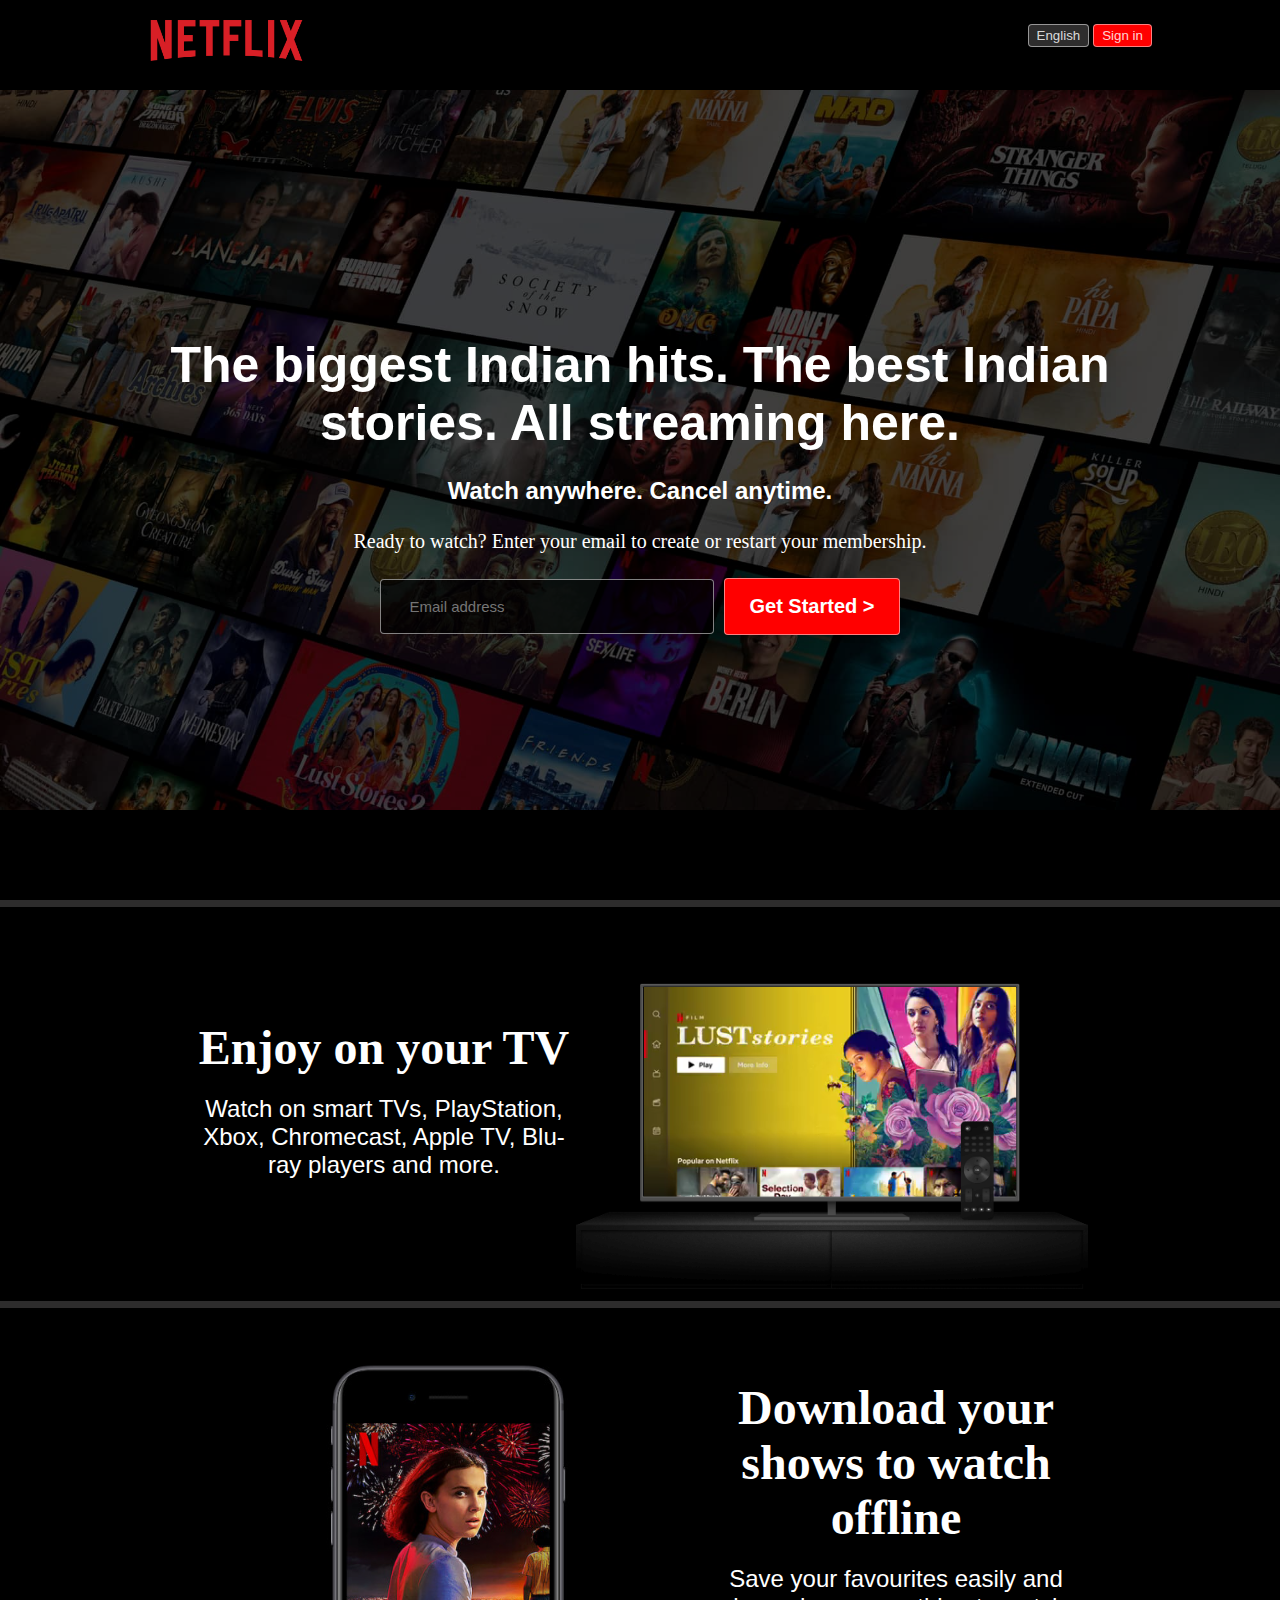
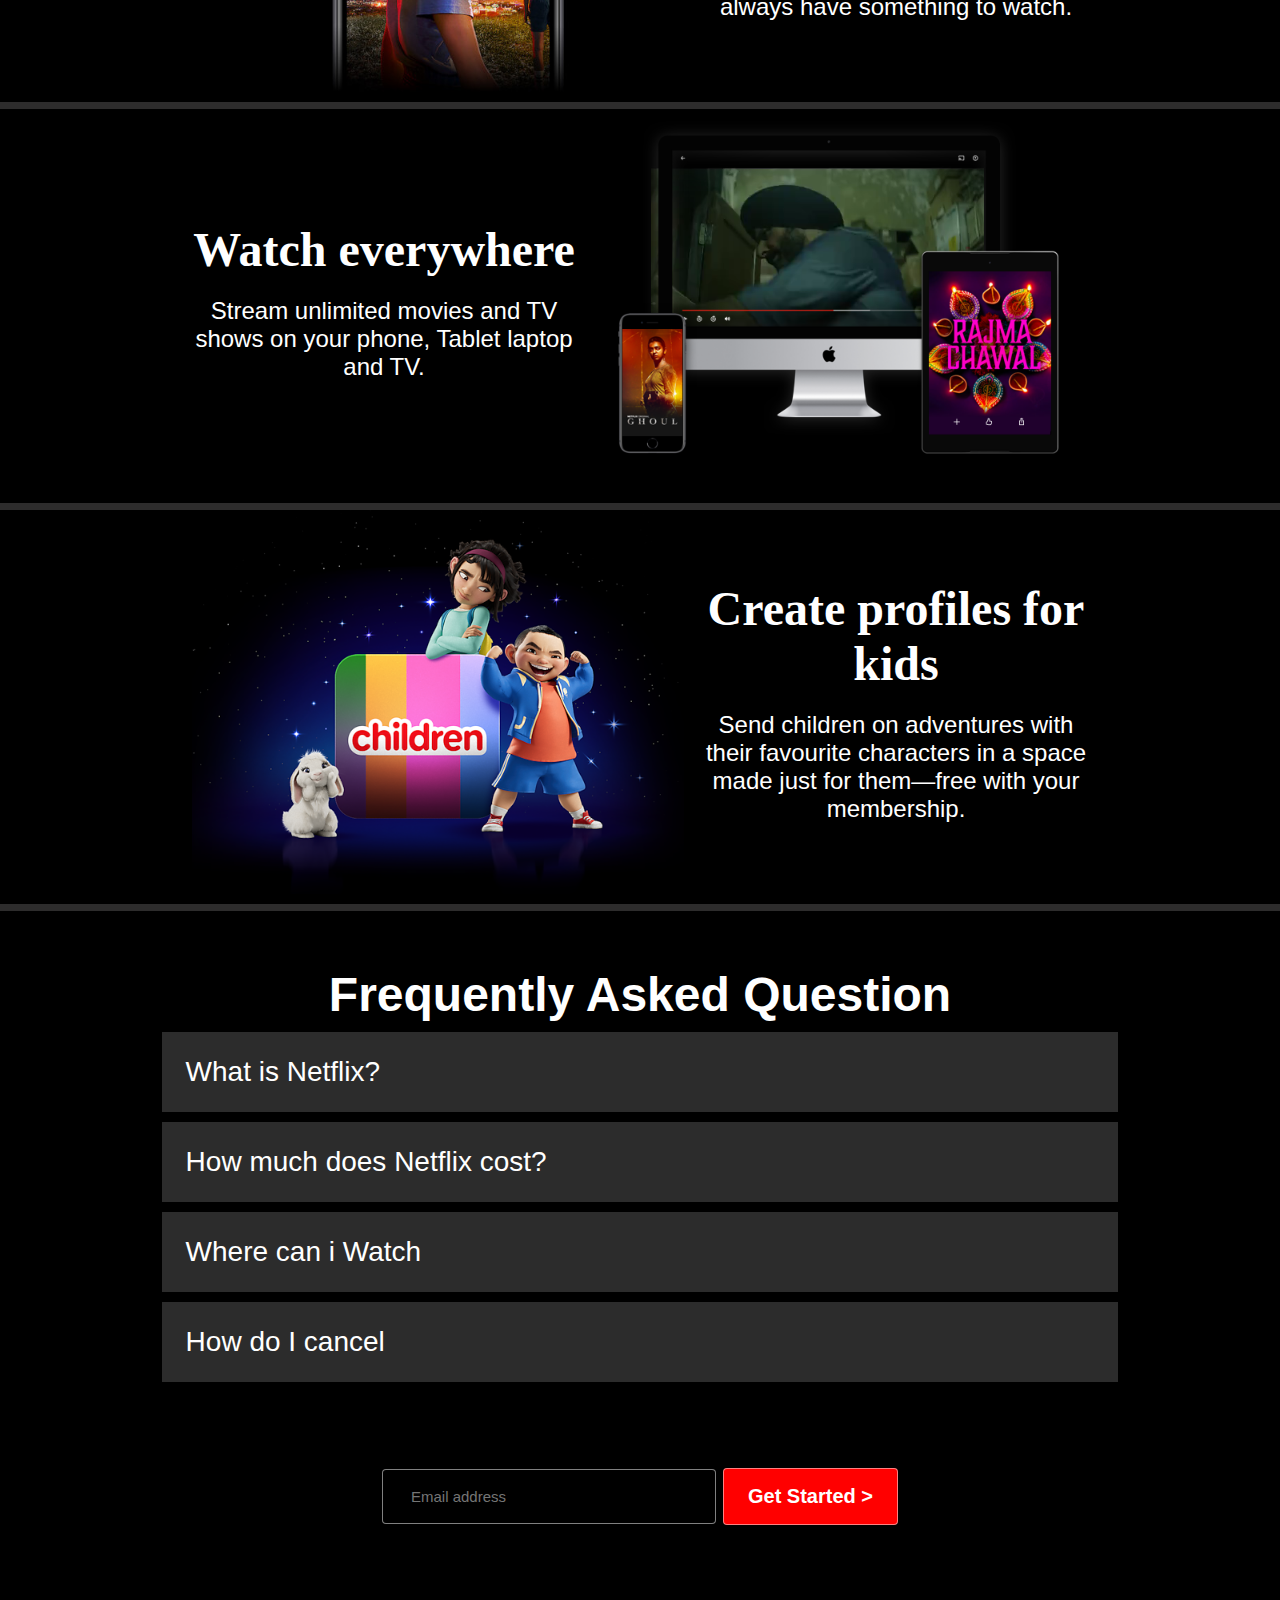
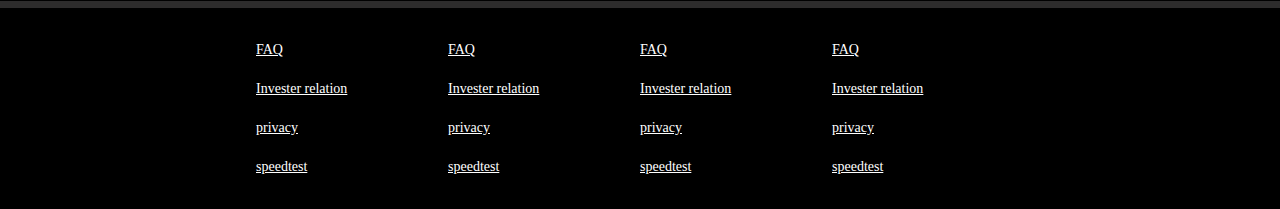
<file: index.html>
<!DOCTYPE html>
<html lang="en">

<head>
    <meta charset="UTF-8">
    <meta name="viewport" content="width=device-width, initial-scale=1.0">
    <title>Netflix clone by Arnab</title>
    <link rel="stylesheet" href="style.css">
</head>

<body>
    <div class="main">
        <nav>
            <span><img width="53" src="images/Netflix-Logo.wine.png" alt="logo"></span>
            <div>
                <button class="btn">English</button>
                <button class="btn btn-red-sm">Sign in</button>
            </div>
        </nav>
        <div class="box">
        </div>
        <div class="hero">
            <span>The biggest Indian hits. The best Indian <br> stories. All streaming here.</span>
            <span>Watch anywhere. Cancel anytime.</span>
            <span>Ready to watch? Enter your email to create or restart your membership.</span>
            <div class="hero-buttons">
                <input type="text" placeholder="Email address"><button class="btn btn-red">Get Started &gt;</button>
            </div>
        </div>
        <div class="separation"></div>

        <section class="first">
            <div>
                <span>Enjoy on your TV</span>
                <span>Watch on smart TVs, PlayStation, Xbox, Chromecast, Apple TV, Blu-ray players and more.</span>
            </div>
            <div class="SecImg">
                <img src="images/tv.png" alt="tv">
                <video src="images/video-tv-in-0819.m4v" autoplay loop muted></video>
            </div>
        </section>

        <div class="separation"></div>

        <section class="first second">
            <div class="SecImg">
                <img src="images/mobile-0819.jpg" alt="tv">
            </div>
            <div>
                <span>Download your shows to watch offline</span>
                <span>Save your favourites easily and always have something to watch.</span>
            </div>
        </section>

        <div class="separation"></div>

        <section class="first third">
            <div>
                <span>Watch everywhere</span>
                <span>Stream unlimited movies and TV shows on your phone, Tablet laptop and TV.</span>
            </div>
            <div class="SecImg">
                <img src="images/device-pile-in.png" alt="tv">
                <video id="vid" src="images/video-devices-in.m4v" autoplay loop muted></video>
            </div>
        </section>

        <div class="separation"></div>

        <section class="first fourth">
            <div class="SecImg">
                <img src="images/children.png" alt="children">
            </div>
            <div>
                <span>Create profiles for kids</span>
                <span>Send children on adventures with their favourite characters in a space made just for them—free
                    with your membership.</span>
            </div>
        </section>
        <div class="separation"></div>
        <section class="faq">
            <h2>Frequently Asked Question</h2>
            <div class="faqbox">
                <span>What is Netflix?</span>
            </div>
            <div class="faqbox">
                <span>How much does Netflix cost?</span>
            </div>
            <div class="faqbox">
                <span>Where can i Watch</span>
            </div>
            <div class="faqbox">
                <span>How do I cancel</span>
            </div>

            <div class="hero-buttons" id="btun">
                <input type="text" placeholder="Email address"><button class="btn btn-red">Get Started &gt;</button>
            </div>
        </section>
        <div class="separation"></div>

        <footer>
            <div class="footer">
                <div class="footer-item">
                    <!-- <span>
                        Questions? Call 000-800-919-1694
                    </span> -->
                    <a href="faq">FAQ</a>
                    <a href="#">Invester relation</a>
                    <a href="#">privacy</a>
                    <a href="https://fast.com/">speedtest</a>
                </div>

                <div class="footer-item">
                    <a href="faq">FAQ</a>
                    <a href="#">Invester relation</a>
                    <a href="#">privacy</a>
                    <a href="https://fast.com/">speedtest</a>
                </div>

                <div class="footer-item">
                    <a href="faq">FAQ</a>
                    <a href="#">Invester relation</a>
                    <a href="#">privacy</a>
                    <a href="https://fast.com/">speedtest</a>
                </div>

                <div class="footer-item">
                    <a href="faq">FAQ</a>
                    <a href="#">Invester relation</a>
                    <a href="#">privacy</a>
                    <a href="https://fast.com/">speedtest</a>
                </div>
            </div>
        </footer>

</body>

</html>
</file>
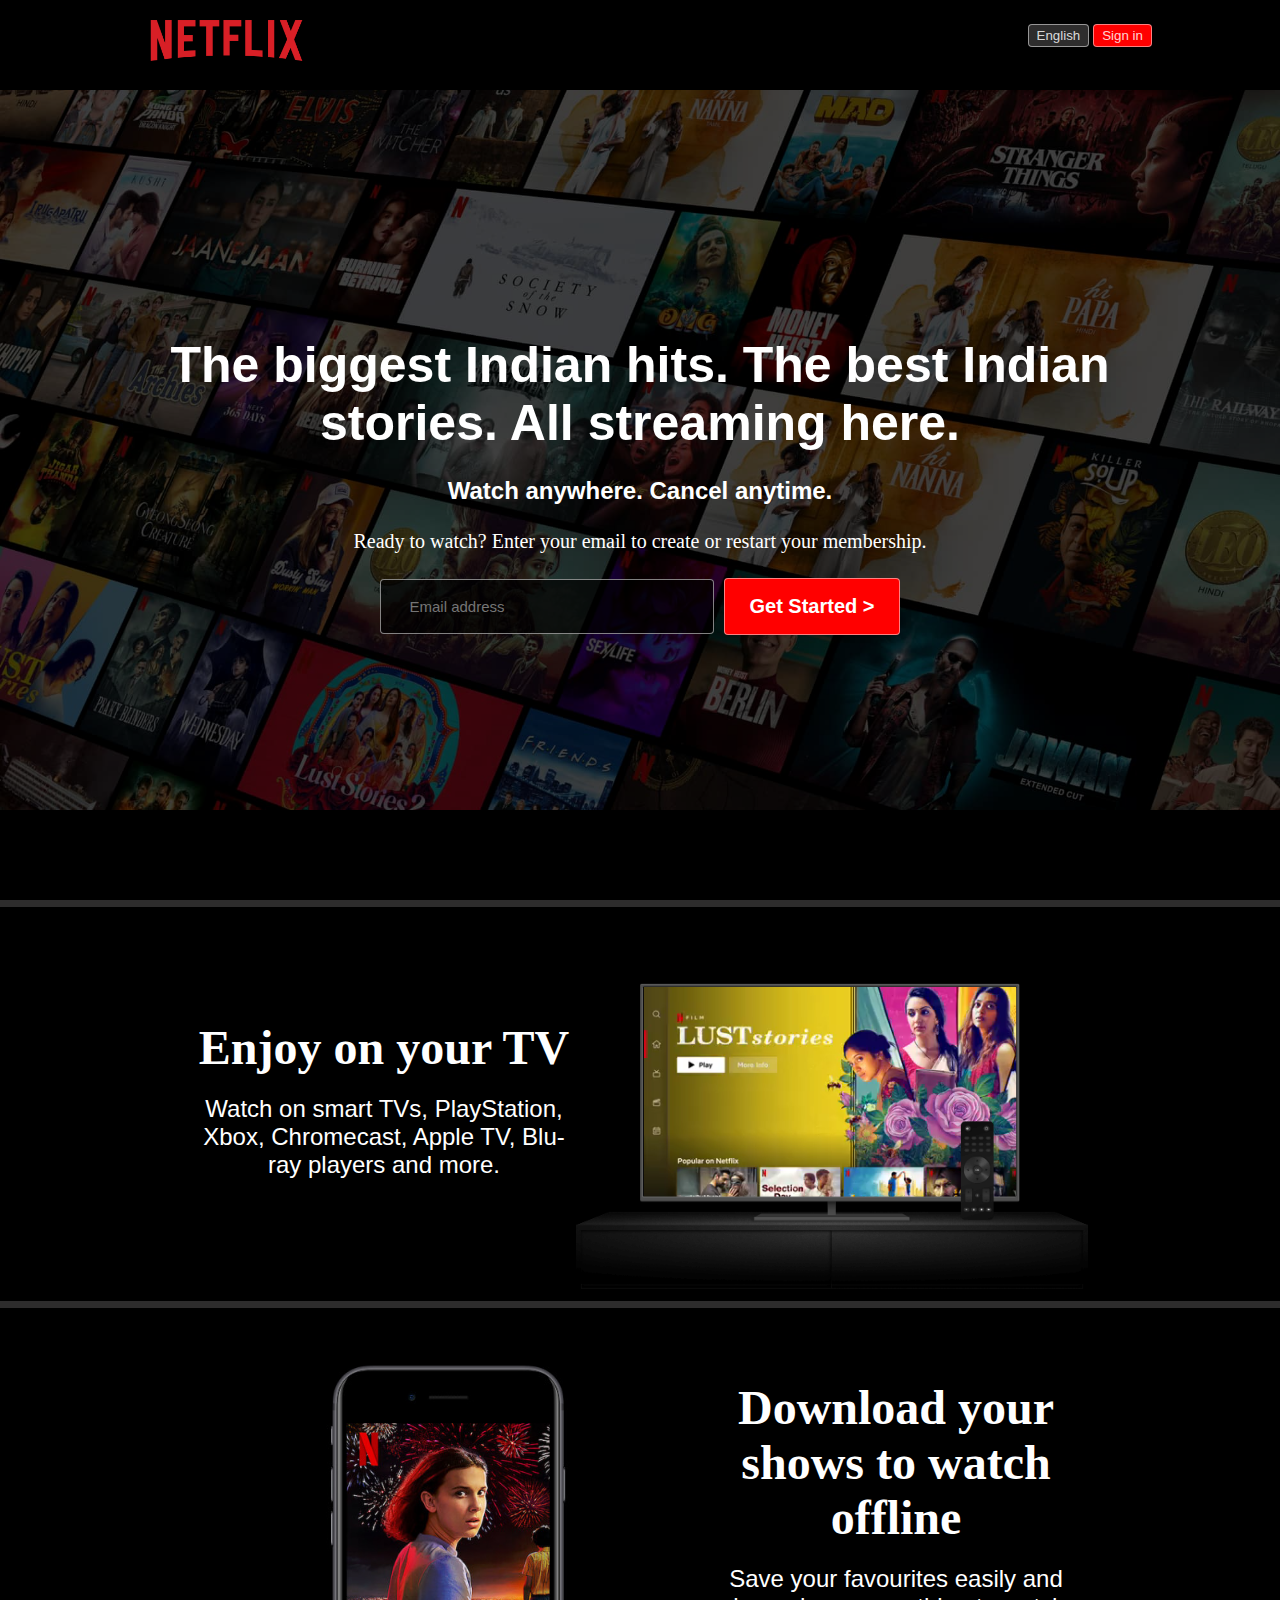
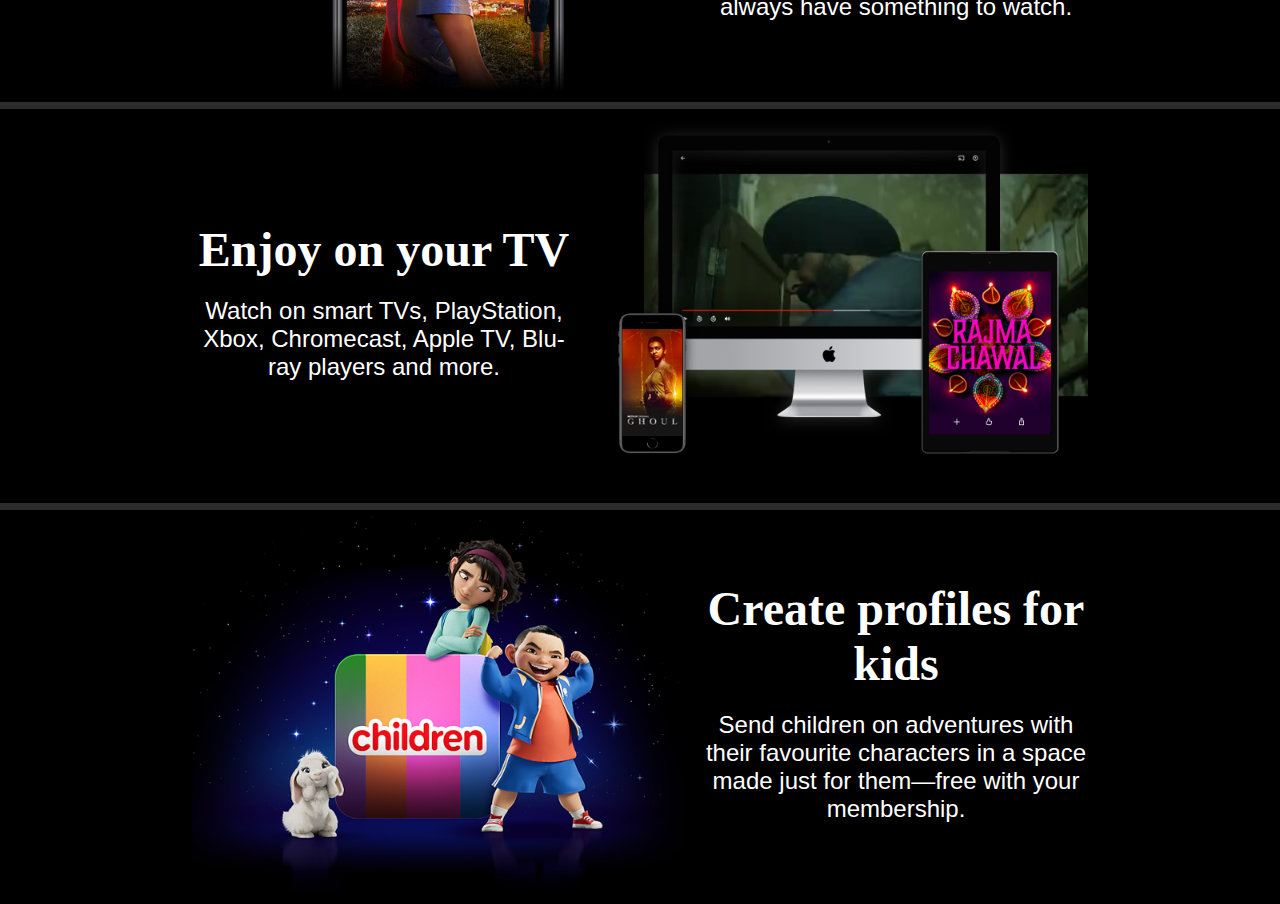
<file: netflix.html>
<!DOCTYPE html>
<html lang="en">

<head>
    <meta charset="UTF-8">
    <meta name="viewport" content="width=device-width, initial-scale=1.0">
    <title>Netflix clone by Arnab</title>
    <link rel="stylesheet" href="style.css">
</head>

<body>
    <div class="main">
        <nav>
            <span><img width="53" src="images/Netflix-Logo.wine.png" alt="logo"></span>
            <div>
                <button class="btn">English</button>
                <button class="btn btn-red-sm">Sign in</button>
            </div>
        </nav>
        <div class="box">
        </div>
        <div class="hero">
            <span>The biggest Indian hits. The best Indian <br> stories. All streaming here.</span>
            <span>Watch anywhere. Cancel anytime.</span>
            <span>Ready to watch? Enter your email to create or restart your membership.</span>
            <div class="hero-buttons">
                <input type="text" placeholder="Email address"><button class="btn btn-red">Get Started &gt;</button>
            </div>
        </div>
        <div class="separation"></div>

        <section class="first">
            <div>
                <span>Enjoy on your TV</span>
                <span>Watch on smart TVs, PlayStation, Xbox, Chromecast, Apple TV, Blu-ray players and more.</span>
            </div>
            <div class="SecImg">
                <img src="images/tv.png" alt="tv">
                <video src="images/video-tv-in-0819.m4v" autoplay loop muted></video>
            </div>
        </section>

        <div class="separation"></div>

        <section class="first second">
            <div class="SecImg">
                <img src="images/mobile-0819.jpg" alt="tv">
            </div>
            <div>
                <span>Download your shows to watch offline</span>
                <span>Save your favourites easily and always have something to watch.</span>
            </div>
        </section>

        <div class="separation"></div>

        <section class="first third">
            <div>
                <span>Enjoy on your TV</span>
                <span>Watch on smart TVs, PlayStation, Xbox, Chromecast, Apple TV, Blu-ray players and more.</span>
            </div>
            <div class="SecImg">
                <img src="images/device-pile-in.png" alt="tv">
                <video src="images/video-devices-in.m4v" autoplay loop muted></video>
            </div>
        </section>

        <div class="separation"></div>

        <section class="first fourth">
            <div class="SecImg">
                <img src="images/children.png" alt="children">
            </div>
            <div>
                <span>Create profiles for kids</span>
                <span>Send children on adventures with their favourite characters in a space made just for them—free with your membership.</span>
            </div>
        </section>

</body>

</html>
</file>
<file: style.css>
* {
  padding: 0;
  margin: 0;
}

body {
  /* font-family: "Roboto", sans-serif; */
  background-color: black;
  color: white;
}

.main {
  background-image: url(images/Main\ backgroud.jpg);
  background-position: center center;
  background-repeat: no-repeat;
  background-size: max(1000px, 100vw);
  height: 100vh;
  position: relative;
}

.main .box {
  height: 100vh;
  width: 100%;
  opacity: 0.67;
  position: absolute;
  top: 0;
  background-color: black;
}

nav {
  max-width: 80vw;
  justify-content: space-between;
  margin: auto;
  display: flex;
  align-items: center;
  height: 70px;
}

nav img {
  color: red;
  width: 197px;
  position: relative;
  padding-top: 15px;
  z-index: 15;
}

nav button {
  position: relative;
  z-index: 10;
}

.hero {
  height: calc(100% - 70px);
  display: flex;
  align-items: center;
  justify-content: center;
  color: white;
  position: relative;
  flex-direction: column;
  gap: 25px;
  padding: 0 30px;
}

.hero> :first-child {
  font-family: 'Lucida Sans', 'Lucida Sans Regular', 'Lucida Grande', 'Lucida Sans Unicode', Geneva, Verdana, sans-serif;
  font-size: 50px;
  font-weight: bolder;
  text-align: center;
}

.hero> :nth-child(2) {
  font-size: 24px;
  font-family: "Roboto", sans-serif;
  font-weight: 600;
  text-align: center;
}

.hero> :nth-child(3) {
  font-size: 20px;
  font-weight: 500;
  text-align: center;
}

.separation {
  height: 7px;
  background-color: rgb(45, 44, 44);
}

.btn {
  padding: 3px 8px;
  font-weight: 400;
  color: rgba(255, 255, 255, 0.837);
  background-color: rgba(232, 224, 224, 0.2);
  border: 1px solid rgba(255, 255, 255, 0.5);
  border-radius: 4px;
  cursor: pointer;
}

.btn-red {
  background-color: red;
  color: white;
  font-weight: 700;
  padding: 16px 24px;
  font-size: 20px;
  border-radius: 4px;
}

.hero-buttons {
  display: flex;
  align-items: center;
  justify-content: center;
  gap: 10px;


}

.main input {
  padding: 18px 105px 18px 28px;
  color: white;
  font-size: 15px;
  border-radius: 4px;
  background-color: rgba(0, 0, 0, 0.7);
  border: 1px solid rgba(255, 255, 255, 0.5);
}


.btn-red-sm {
  background-color: red;

}

.first {
  display: flex;
  align-items: center;
  justify-content: center;
  margin: auto;
  color: white;
  max-width: 70vw;

}

.SecImg {
  position: relative;
}

.SecImg img {
  width: 40vw;
  border-radius: 4px;
  position: relative;
  z-index: 10;
}

.SecImg video {
  width: 34.7vw;
  position: absolute;
  top: 51px;
  right: 0;
}

#vid {
  width: 26vw;
  position: absolute;
  right: 104px;
  top: 49px;
}

section.first>div {
  display: flex;
  flex-direction: column;
  gap: 10px;

}

section.first>div :first-child {
  font-size: 48px;
  font-weight: 800;
  font-family: "poppins";
  text-align: center;
  margin-bottom: 10px;
}

section.first>div :nth-child(2) {
  font-size: 24px;
  font-weight: 500;
  font-family: "Roboto", sans-serif;
  text-align: center;
  margin-bottom: 10px;
}

.faq h2 {
  text-align: center;
  font-size: 48px;
  font-weight: 800;

}

.faq {
  background-color: black;
  color: white;
  padding-top: 56px;
  font-size: 28px;
  font-family: 'Lucida Sans', 'Lucida Sans Regular', 'Lucida Grande', 'Lucida Sans Unicode', Geneva, Verdana, sans-serif
}

.faqbox:hover {
  background-color: rgba(49, 49, 49, 0.699);
}

.faqbox {
  transition: all 0.3s ease-in-out;
  display: flex;
  justify-content: space-between;
  /* align-items: center; */
  background-color: rgba(49, 49, 49, 0.899);
  padding: 24px;
  max-width: 71vw;
  margin: 10px auto;
  cursor: pointer;
}

#btun {
  padding: 76px;
  gap: 7px;
}

footer {
  color: white;
  max-width: 60vw;
  margin: auto;
  padding: 34px;

}


.footer {
  display: grid;
  grid-template-columns: 1fr 1fr 1fr 1fr;
  color: white;

}
.footer a{
  font-size: 14px;
  color: white;
}
.footer-item {
  display: flex;
  flex-direction: column;
  gap: 23px;
}


@media screen and (max-width: 608px) {
  nav {
    flex-direction: column;
    height: auto;
  }

  nav img {
    margin-bottom: 10px;
  }

  .hero {
    height: calc(100% - 140px); /* Adjusted for the new nav height */
  }

  .hero> :first-child {
    font-size: 30px; /* Adjusted font size */
  }

  .hero> :nth-child(2) {
    font-size: 18px; /* Adjusted font size */
  }

  .hero> :nth-child(3) {
    font-size: 16px; /* Adjusted font size */
  }

  .btn-red {
    padding: 8px 12px; /* Adjusted padding */
    font-size: 16px; /* Adjusted font size */
  }

  .main input {
    padding: 9px 52px 9px 14px; /* Adjusted padding */
    font-size: 12px; /* Adjusted font size */
  }

  .SecImg img {
    width: 100%; /* Adjusted width */
  }

  .SecImg video {
    width: 100%; /* Adjusted width */
    top: 0;
  }

  #vid {
    width: 100%; /* Adjusted width */
    right: 0;
    top: 0;
  }

  section.first>div :first-child {
    font-size: 24px; /* Adjusted font size */
  }

  section.first>div :nth-child(2) {
    font-size: 18px; /* Adjusted font size */
  }

  .faq h2 {
    font-size: 24px; /* Adjusted font size */
  }

  .faq {
    font-size: 18px; /* Adjusted font size */
  }

  .faqbox {
    flex-direction: column;
  }

  footer {
    max-width: 90vw; /* Adjusted max-width */
  }

  .footer {
    grid-template-columns: 1fr; /* Adjusted grid template */
  }
}
</file>
